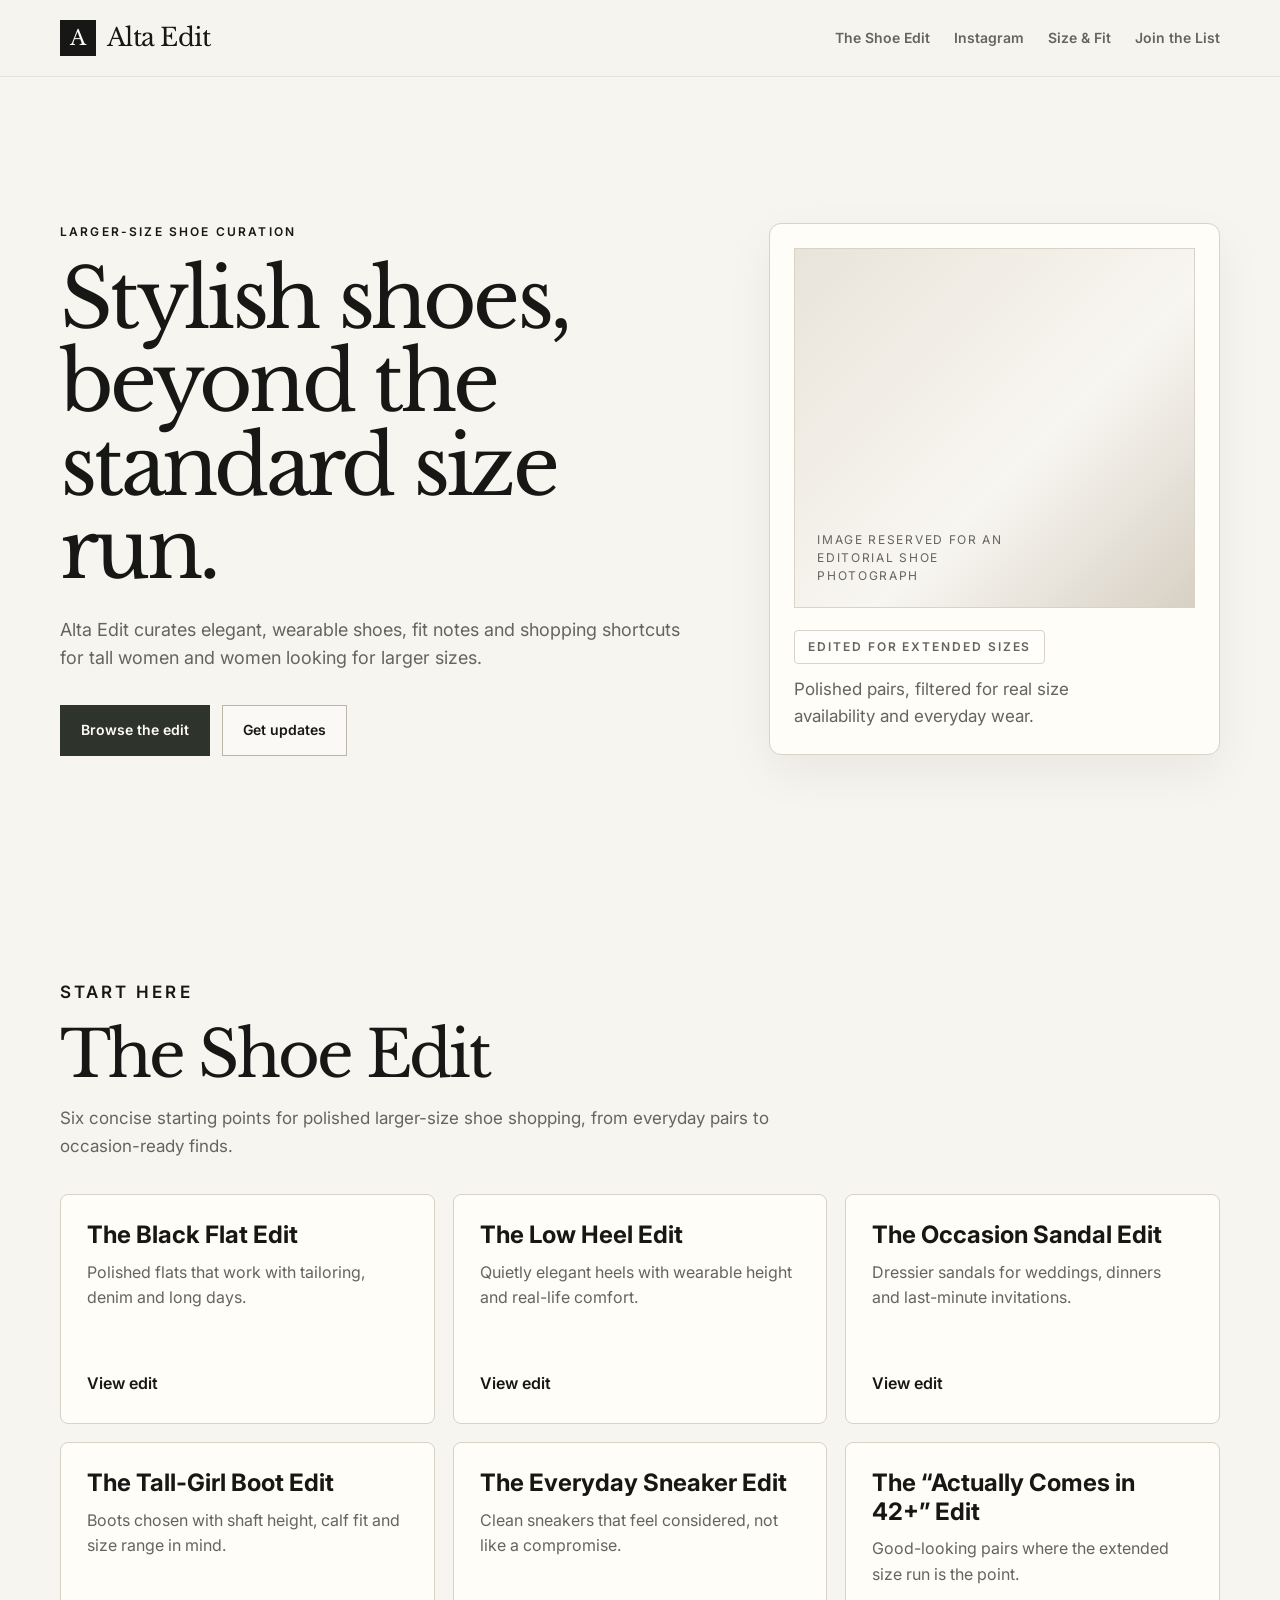
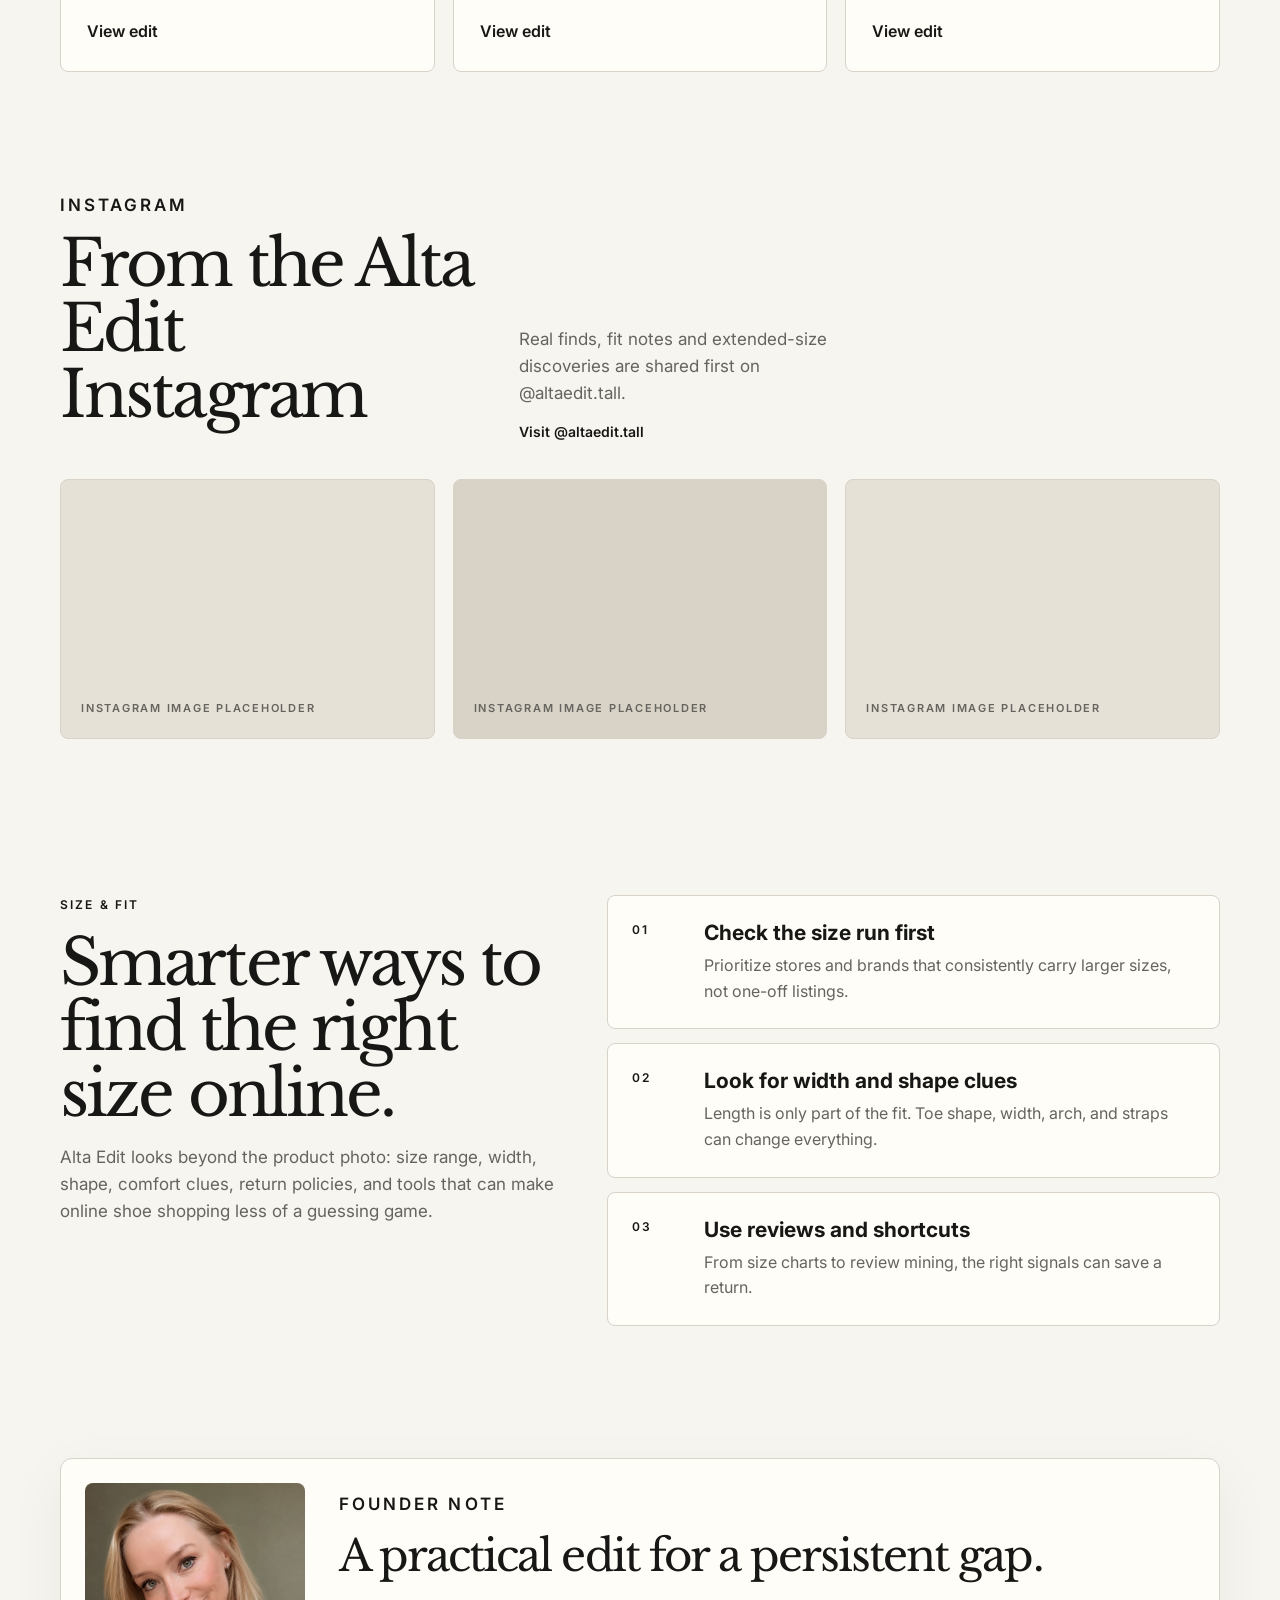
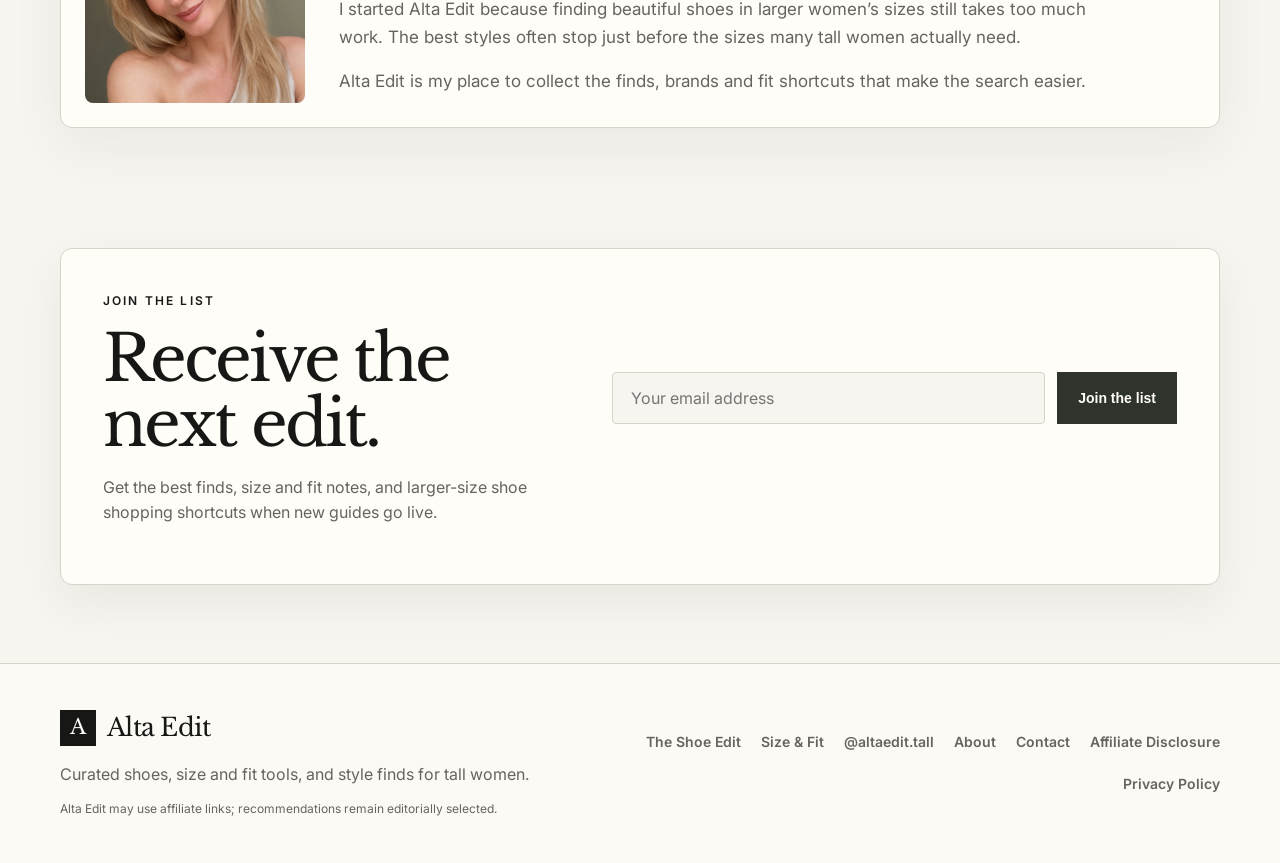
<file: index.html>
<!doctype html>
<html lang="en">
<head>
  <meta charset="utf-8" />
  <meta name="viewport" content="width=device-width, initial-scale=1" />
  <title>Alta Edit | Large Shoes & Style for Tall Women</title>
  <meta name="description" content="Alta Edit helps tall women find stylish women’s shoes in larger sizes, with curated finds, size and fit tools, and shopping shortcuts." />
  <meta name="keywords" content="large women’s shoes, tall women style, size 11 women shoes, size 12 women shoes, stylish shoes for tall women, women’s large shoe sizes" />
  <meta name="author" content="Alta Edit" />

  <meta property="og:title" content="Alta Edit | Large Shoes & Style for Tall Women" />
  <meta property="og:description" content="Curated shoes, size and fit tools, and style finds for tall women." />
  <meta property="og:type" content="website" />
  <meta property="og:url" content="https://altaedit.com" />
  <meta property="og:site_name" content="Alta Edit" />

  <link rel="preconnect" href="https://fonts.googleapis.com" />
  <link rel="preconnect" href="https://fonts.gstatic.com" crossorigin />
  <link href="https://fonts.googleapis.com/css2?family=Libre+Baskerville:wght@400;700&family=Inter:wght@400;500;600;700&display=swap" rel="stylesheet" />
  <link rel="stylesheet" href="styles.css" />
</head>

<body>
  <a class="skip-link" href="#main">Skip to content</a>

  <header class="site-header" data-header>
    <nav class="nav container" aria-label="Main navigation">
      <a href="#" class="brand" aria-label="Alta Edit home">
        <span class="brand-mark">A</span>
        <span>Alta Edit</span>
      </a>

      <button class="nav-toggle" type="button" aria-expanded="false" aria-controls="nav-menu" data-nav-toggle>
        <span class="sr-only">Open menu</span>
        <span></span>
        <span></span>
      </button>

      <div class="nav-menu" id="nav-menu" data-nav-menu>
        <a href="#shoe-edit">The Shoe Edit</a>
        <a href="#latest-instagram">Instagram</a>
        <a href="#size-fit">Size &amp; Fit</a>
        <a href="#newsletter">Join the List</a>
      </div>
    </nav>
  </header>

  <main id="main">
    <section class="hero section" aria-labelledby="hero-title">
      <div class="container hero-grid">
        <div class="hero-copy">
          <p class="eyebrow">Larger-size shoe curation</p>
          <h1 id="hero-title">Stylish shoes, beyond the standard size run.</h1>
          <p class="hero-text">
            Alta Edit curates elegant, wearable shoes, fit notes and shopping shortcuts for tall women and women looking for larger sizes.
          </p>

          <div class="hero-actions">
            <a class="button button-primary" href="#shoe-edit">Browse the edit</a>
            <a class="button button-secondary" href="#newsletter">Get updates</a>
          </div>
        </div>

        <article class="hero-card" aria-label="Alta Edit editorial preview">
          <div class="editorial-placeholder" aria-hidden="true">
            <span>Image reserved for an editorial shoe photograph</span>
          </div>

          <div class="hero-card-content">
            <p class="hero-card-label">Edited for extended sizes</p>
            <p>Polished pairs, filtered for real size availability and everyday wear.</p>
          </div>
        </article>
      </div>
    </section>

    <section class="section" id="shoe-edit" aria-labelledby="shoe-edit-title">
      <div class="container">
        <div class="section-header">
          <p class="eyebrow">Start here</p>
          <h2 id="shoe-edit-title">The Shoe Edit</h2>
          <p>
            Six concise starting points for polished larger-size shoe shopping, from everyday pairs to occasion-ready finds.
          </p>
        </div>

        <div class="category-grid">
          <article class="category-card">
            <h3>The Black Flat Edit</h3>
            <p>Polished flats that work with tailoring, denim and long days.</p>
            <a href="#latest-instagram" aria-label="View The Black Flat Edit">View edit</a>
          </article>

          <article class="category-card">
            <h3>The Low Heel Edit</h3>
            <p>Quietly elegant heels with wearable height and real-life comfort.</p>
            <a href="#latest-instagram" aria-label="View The Low Heel Edit">View edit</a>
          </article>

          <article class="category-card">
            <h3>The Occasion Sandal Edit</h3>
            <p>Dressier sandals for weddings, dinners and last-minute invitations.</p>
            <a href="#latest-instagram" aria-label="View The Occasion Sandal Edit">View edit</a>
          </article>

          <article class="category-card">
            <h3>The Tall-Girl Boot Edit</h3>
            <p>Boots chosen with shaft height, calf fit and size range in mind.</p>
            <a href="#latest-instagram" aria-label="View The Tall-Girl Boot Edit">View edit</a>
          </article>

          <article class="category-card">
            <h3>The Everyday Sneaker Edit</h3>
            <p>Clean sneakers that feel considered, not like a compromise.</p>
            <a href="#latest-instagram" aria-label="View The Everyday Sneaker Edit">View edit</a>
          </article>

          <article class="category-card">
            <h3>The “Actually Comes in 42+” Edit</h3>
            <p>Good-looking pairs where the extended size run is the point.</p>
            <a href="#latest-instagram" aria-label="View The Actually Comes in 42+ Edit">View edit</a>
          </article>
        </div>
      </div>
    </section>

    <section class="section instagram-section" id="latest-instagram" aria-labelledby="instagram-title">
      <div class="container">
        <div class="section-header section-header-split">
          <div>
            <p class="eyebrow">Instagram</p>
            <h2 id="instagram-title">From the Alta Edit Instagram</h2>
          </div>
          <div>
            <p>Real finds, fit notes and extended-size discoveries are shared first on @altaedit.tall.</p>
            <a class="text-link" href="https://www.instagram.com/altaedit.tall/" target="_blank" rel="noopener noreferrer">Visit @altaedit.tall</a>
          </div>
        </div>

        <div class="instagram-grid" aria-label="Instagram placeholder cards">
          <article class="instagram-card" aria-label="Instagram image placeholder">
            <span>Instagram image placeholder</span>
          </article>
          <article class="instagram-card instagram-card-muted" aria-label="Instagram image placeholder">
            <span>Instagram image placeholder</span>
          </article>
          <article class="instagram-card" aria-label="Instagram image placeholder">
            <span>Instagram image placeholder</span>
          </article>
        </div>
      </div>
    </section>

    <section class="section fit-section" id="size-fit" aria-labelledby="size-fit-title">
      <div class="container fit-grid">
        <div class="fit-panel">
          <p class="eyebrow">Size &amp; Fit</p>
          <h2 id="size-fit-title">Smarter ways to find the right size online.</h2>
          <p>
            Alta Edit looks beyond the product photo: size range, width, shape, comfort clues, return policies, and tools that can make online shoe shopping less of a guessing game.
          </p>
        </div>

        <div class="tips-list" aria-label="Size and fit topics">
          <div class="tip">
            <span>01</span>
            <div>
              <h3>Check the size run first</h3>
              <p>Prioritize stores and brands that consistently carry larger sizes, not one-off listings.</p>
            </div>
          </div>

          <div class="tip">
            <span>02</span>
            <div>
              <h3>Look for width and shape clues</h3>
              <p>Length is only part of the fit. Toe shape, width, arch, and straps can change everything.</p>
            </div>
          </div>

          <div class="tip">
            <span>03</span>
            <div>
              <h3>Use reviews and shortcuts</h3>
              <p>From size charts to review mining, the right signals can save a return.</p>
            </div>
          </div>
        </div>
      </div>
    </section>

    <section class="section founder-section" aria-labelledby="founder-title">
      <div class="container founder-card">
        <div class="founder-image-wrap">
          <img src="assets/founder.png" alt="Founder of Alta Edit" class="founder-image" />
        </div>
        <div class="founder-copy">
          <p class="eyebrow">Founder note</p>
          <h2 id="founder-title">A practical edit for a persistent gap.</h2>
          <p>
            I started Alta Edit because finding beautiful shoes in larger women’s sizes still takes too much work. The best styles often stop just before the sizes many tall women actually need.
          </p>
          <p>
            Alta Edit is my place to collect the finds, brands and fit shortcuts that make the search easier.
          </p>
        </div>
      </div>
    </section>

    <section class="section newsletter-section" id="newsletter">
      <div class="container newsletter-box">
        <div>
          <p class="eyebrow">Join the List</p>
          <h2>Receive the next edit.</h2>
          <p>
            Get the best finds, size and fit notes, and larger-size shoe shopping shortcuts when new guides go live.
          </p>
        </div>

        <form class="newsletter-form" data-newsletter-form>
          <label class="sr-only" for="email">Email address</label>
          <input id="email" name="email" type="email" placeholder="Your email address" autocomplete="email" required />
          <button class="button button-primary" type="submit">Join the list</button>
          <p class="form-message" data-form-message aria-live="polite"></p>
        </form>
      </div>
    </section>
  </main>

  <footer class="site-footer">
    <div class="container footer-grid">
      <div>
        <a href="#" class="brand footer-brand">
          <span class="brand-mark">A</span>
          <span>Alta Edit</span>
        </a>
        <p>Curated shoes, size and fit tools, and style finds for tall women.</p>
        <p class="affiliate-note">Alta Edit may use affiliate links; recommendations remain editorially selected.</p>
      </div>

      <div class="footer-links">
        <a href="#shoe-edit">The Shoe Edit</a>
        <a href="#size-fit">Size &amp; Fit</a>
        <a href="https://www.instagram.com/altaedit.tall/" target="_blank" rel="noopener noreferrer">@altaedit.tall</a>
        <a href="about.html">About</a>
        <a href="contact.html">Contact</a>
        <a href="affiliate-disclosure.html">Affiliate Disclosure</a>
        <a href="privacy-policy.html">Privacy Policy</a>
      </div>
    </div>
  </footer>

  <script type="application/ld+json">
  {
    "@context": "https://schema.org",
    "@type": "WebSite",
    "name": "Alta Edit",
    "url": "https://altaedit.com",
    "description": "Alta Edit helps tall women find stylish women’s shoes in larger sizes, with curated finds, size and fit tools, and shopping shortcuts.",
    "sameAs": ["https://www.instagram.com/altaedit.tall/"]
  }
  </script>
  <script src="script.js"></script>
</body>
</html>
</file>
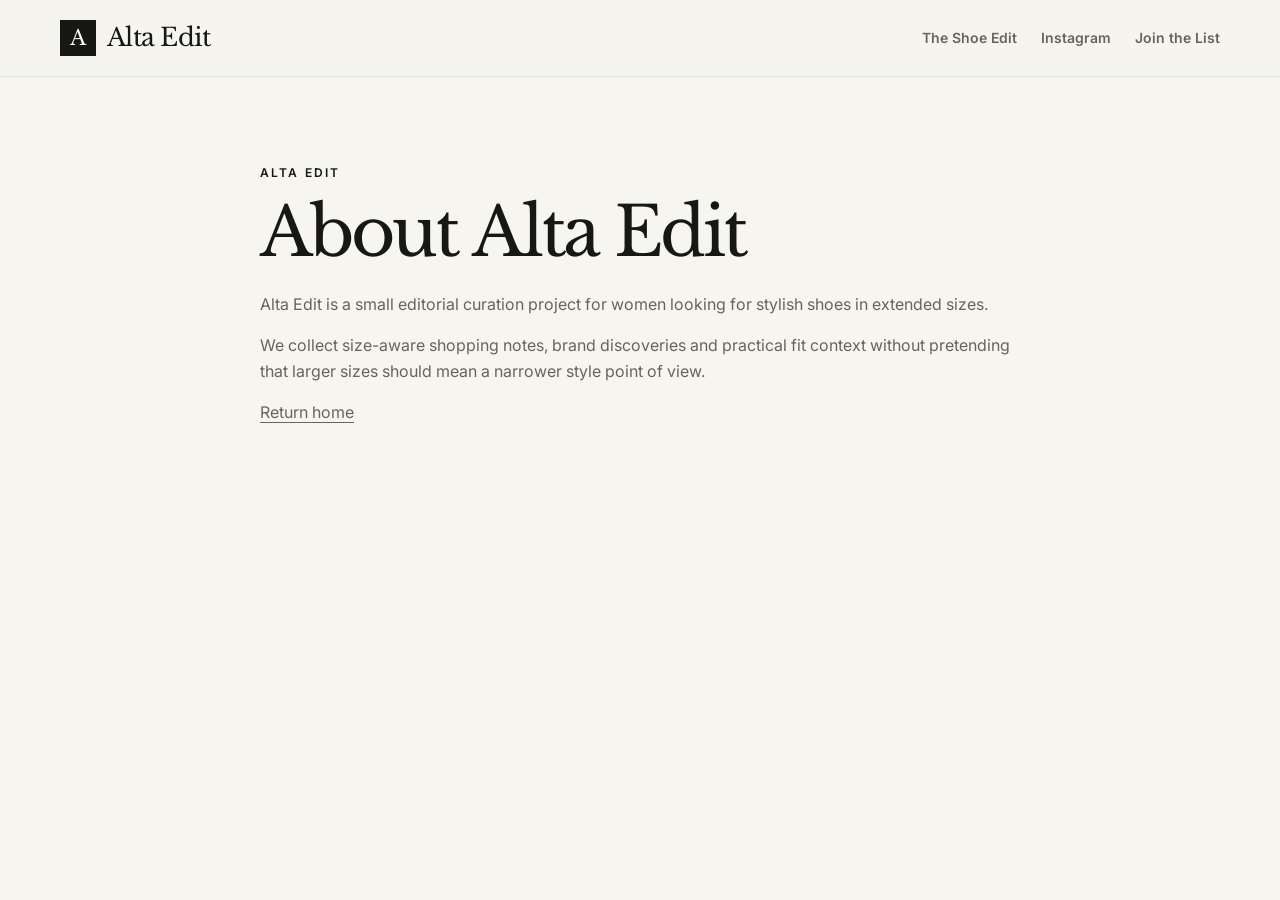
<file: about.html>
<!doctype html>
<html lang="en">
<head>
  <meta charset="utf-8" />
  <meta name="viewport" content="width=device-width, initial-scale=1" />
  <title>About Alta Edit | Alta Edit</title>
  <meta name="description" content="Alta Edit is a small editorial curation project for women looking for stylish shoes in extended sizes." />
  <link rel="preconnect" href="https://fonts.googleapis.com" />
  <link rel="preconnect" href="https://fonts.gstatic.com" crossorigin />
  <link href="https://fonts.googleapis.com/css2?family=Libre+Baskerville:wght@400;700&family=Inter:wght@400;500;600;700&display=swap" rel="stylesheet" />
  <link rel="stylesheet" href="styles.css" />
</head>
<body>
  <header class="site-header">
    <nav class="nav container" aria-label="Main navigation">
      <a href="index.html" class="brand" aria-label="Alta Edit home"><span class="brand-mark">A</span><span>Alta Edit</span></a>
      <div class="nav-menu"><a href="index.html#shoe-edit">The Shoe Edit</a><a href="index.html#latest-instagram">Instagram</a><a href="index.html#newsletter">Join the List</a></div>
    </nav>
  </header>
  <main class="policy-page">
    <div class="container policy-content">
      <p class="eyebrow">Alta Edit</p>
      <h1>About Alta Edit</h1>
      <p>Alta Edit is a small editorial curation project for women looking for stylish shoes in extended sizes.</p>
      <p>We collect size-aware shopping notes, brand discoveries and practical fit context without pretending that larger sizes should mean a narrower style point of view.</p>
      <p><a href="index.html">Return home</a></p>
    </div>
  </main>
</body>
</html>
</file>
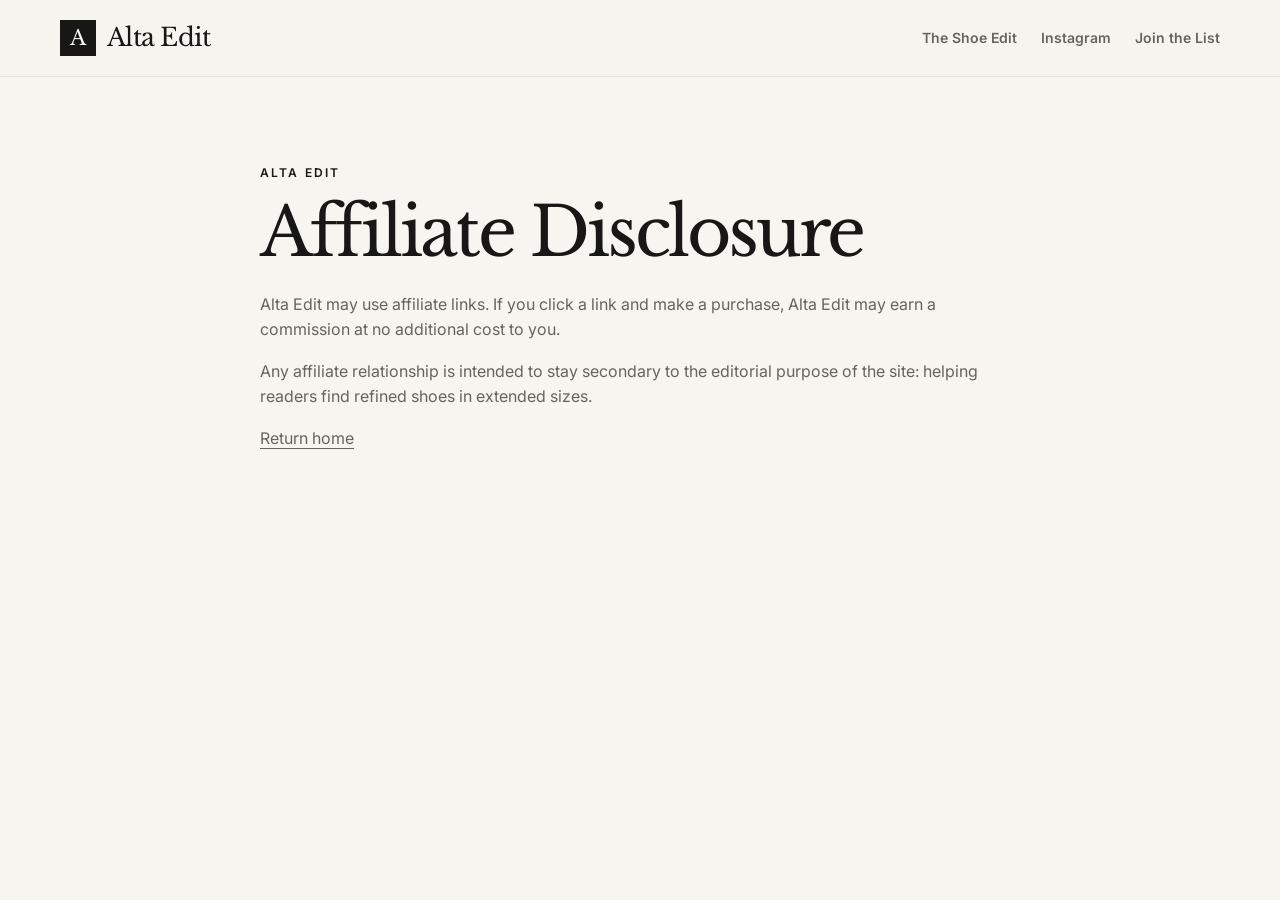
<file: affiliate-disclosure.html>
<!doctype html>
<html lang="en">
<head>
  <meta charset="utf-8" />
  <meta name="viewport" content="width=device-width, initial-scale=1" />
  <title>Affiliate Disclosure | Alta Edit</title>
  <meta name="description" content="Alta Edit may use affiliate links. If you click a link and make a purchase, Alta Edit may earn a commission at no additional cost to you." />
  <link rel="preconnect" href="https://fonts.googleapis.com" />
  <link rel="preconnect" href="https://fonts.gstatic.com" crossorigin />
  <link href="https://fonts.googleapis.com/css2?family=Libre+Baskerville:wght@400;700&family=Inter:wght@400;500;600;700&display=swap" rel="stylesheet" />
  <link rel="stylesheet" href="styles.css" />
</head>
<body>
  <header class="site-header">
    <nav class="nav container" aria-label="Main navigation">
      <a href="index.html" class="brand" aria-label="Alta Edit home"><span class="brand-mark">A</span><span>Alta Edit</span></a>
      <div class="nav-menu"><a href="index.html#shoe-edit">The Shoe Edit</a><a href="index.html#latest-instagram">Instagram</a><a href="index.html#newsletter">Join the List</a></div>
    </nav>
  </header>
  <main class="policy-page">
    <div class="container policy-content">
      <p class="eyebrow">Alta Edit</p>
      <h1>Affiliate Disclosure</h1>
      <p>Alta Edit may use affiliate links. If you click a link and make a purchase, Alta Edit may earn a commission at no additional cost to you.</p>
      <p>Any affiliate relationship is intended to stay secondary to the editorial purpose of the site: helping readers find refined shoes in extended sizes.</p>
      <p><a href="index.html">Return home</a></p>
    </div>
  </main>
</body>
</html>
</file>
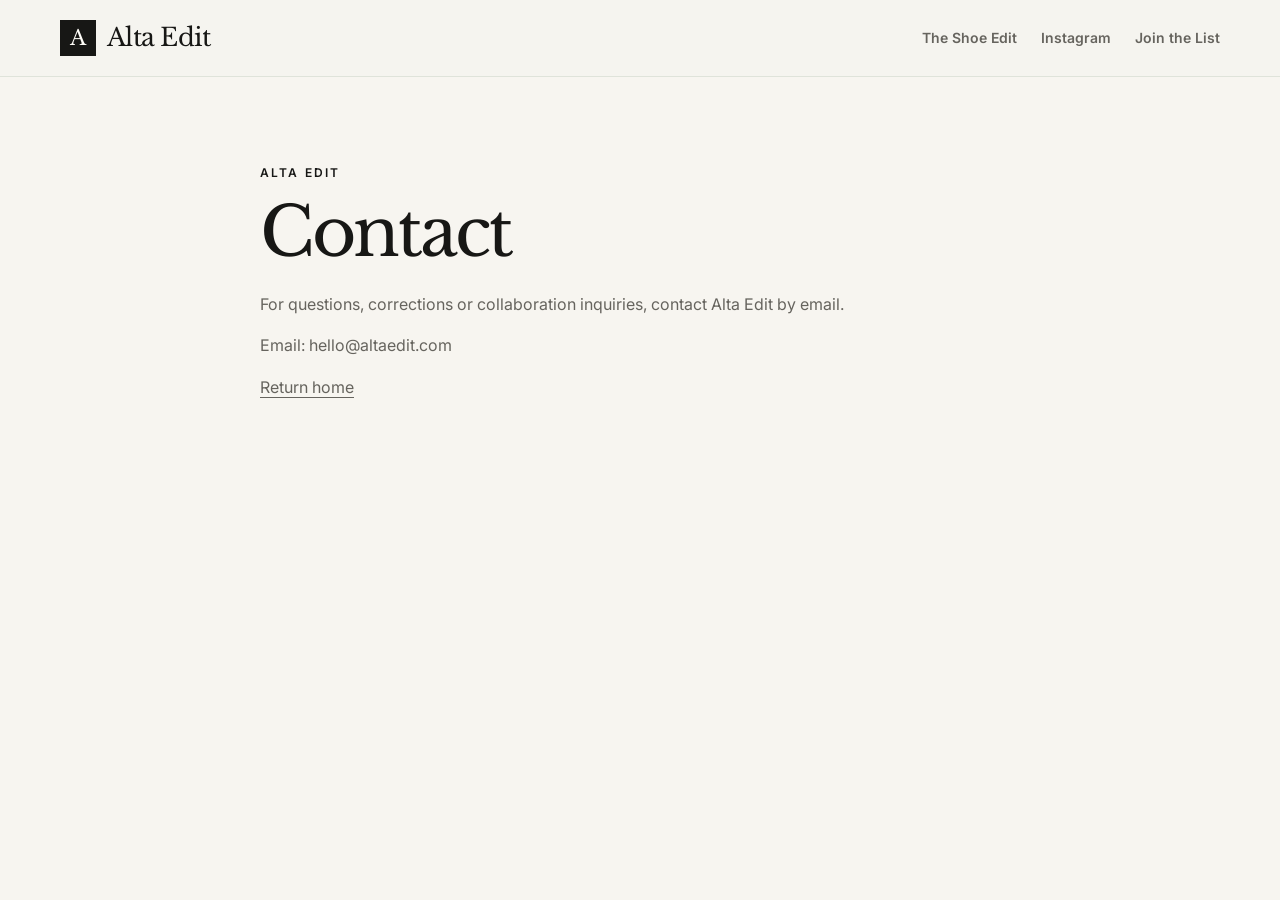
<file: contact.html>
<!doctype html>
<html lang="en">
<head>
  <meta charset="utf-8" />
  <meta name="viewport" content="width=device-width, initial-scale=1" />
  <title>Contact | Alta Edit</title>
  <meta name="description" content="For questions, corrections or collaboration inquiries, contact Alta Edit by email." />
  <link rel="preconnect" href="https://fonts.googleapis.com" />
  <link rel="preconnect" href="https://fonts.gstatic.com" crossorigin />
  <link href="https://fonts.googleapis.com/css2?family=Libre+Baskerville:wght@400;700&family=Inter:wght@400;500;600;700&display=swap" rel="stylesheet" />
  <link rel="stylesheet" href="styles.css" />
</head>
<body>
  <header class="site-header">
    <nav class="nav container" aria-label="Main navigation">
      <a href="index.html" class="brand" aria-label="Alta Edit home"><span class="brand-mark">A</span><span>Alta Edit</span></a>
      <div class="nav-menu"><a href="index.html#shoe-edit">The Shoe Edit</a><a href="index.html#latest-instagram">Instagram</a><a href="index.html#newsletter">Join the List</a></div>
    </nav>
  </header>
  <main class="policy-page">
    <div class="container policy-content">
      <p class="eyebrow">Alta Edit</p>
      <h1>Contact</h1>
      <p>For questions, corrections or collaboration inquiries, contact Alta Edit by email.</p>
      <p>Email: hello@altaedit.com</p>
      <p><a href="index.html">Return home</a></p>
    </div>
  </main>
</body>
</html>
</file>
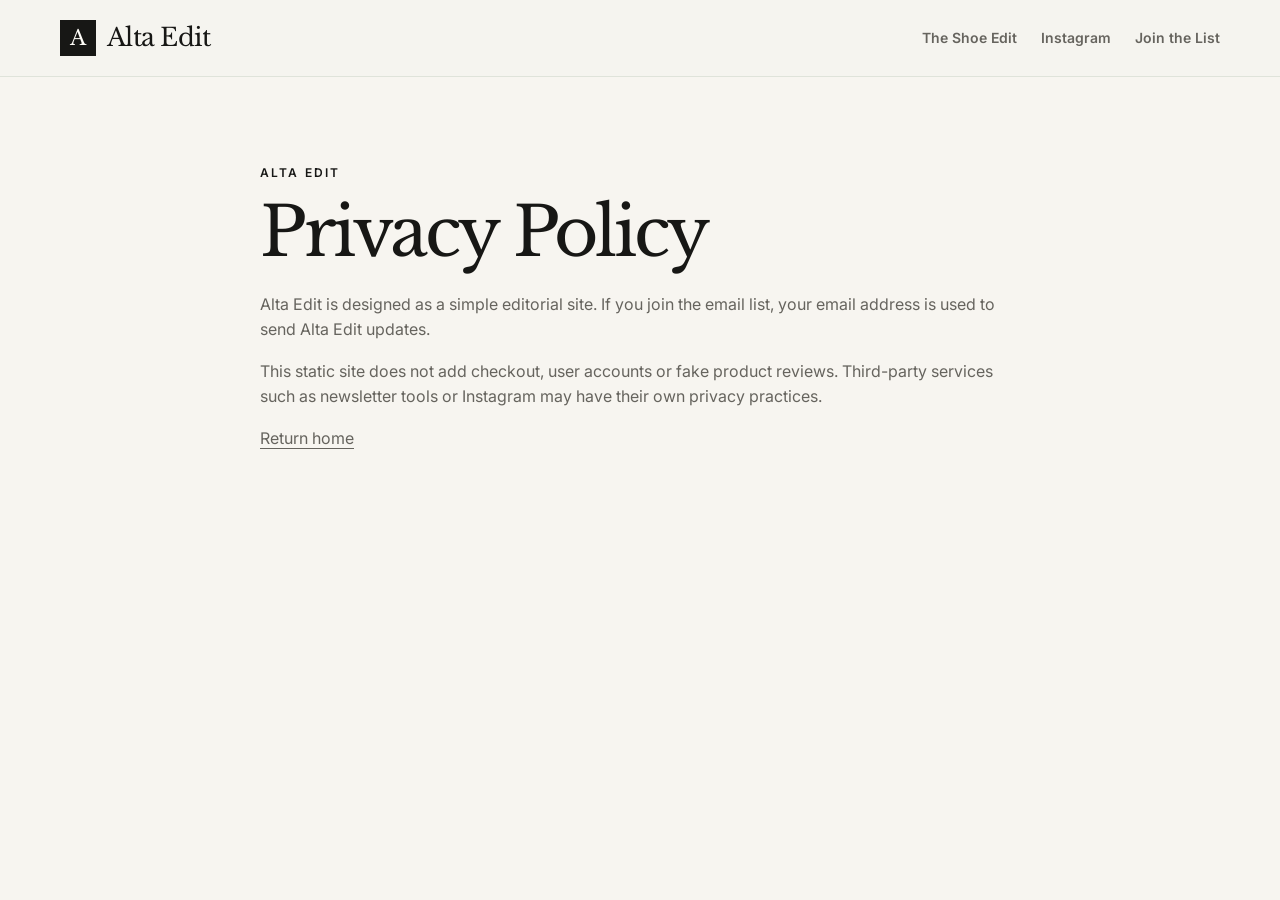
<file: privacy-policy.html>
<!doctype html>
<html lang="en">
<head>
  <meta charset="utf-8" />
  <meta name="viewport" content="width=device-width, initial-scale=1" />
  <title>Privacy Policy | Alta Edit</title>
  <meta name="description" content="Alta Edit is designed as a simple editorial site. If you join the email list, your email address is used to send Alta Edit updates." />
  <link rel="preconnect" href="https://fonts.googleapis.com" />
  <link rel="preconnect" href="https://fonts.gstatic.com" crossorigin />
  <link href="https://fonts.googleapis.com/css2?family=Libre+Baskerville:wght@400;700&family=Inter:wght@400;500;600;700&display=swap" rel="stylesheet" />
  <link rel="stylesheet" href="styles.css" />
</head>
<body>
  <header class="site-header">
    <nav class="nav container" aria-label="Main navigation">
      <a href="index.html" class="brand" aria-label="Alta Edit home"><span class="brand-mark">A</span><span>Alta Edit</span></a>
      <div class="nav-menu"><a href="index.html#shoe-edit">The Shoe Edit</a><a href="index.html#latest-instagram">Instagram</a><a href="index.html#newsletter">Join the List</a></div>
    </nav>
  </header>
  <main class="policy-page">
    <div class="container policy-content">
      <p class="eyebrow">Alta Edit</p>
      <h1>Privacy Policy</h1>
      <p>Alta Edit is designed as a simple editorial site. If you join the email list, your email address is used to send Alta Edit updates.</p>
      <p>This static site does not add checkout, user accounts or fake product reviews. Third-party services such as newsletter tools or Instagram may have their own privacy practices.</p>
      <p><a href="index.html">Return home</a></p>
    </div>
  </main>
</body>
</html>
</file>
<file: styles.css>
:root {
  --bg: #F7F5F0;
  --surface: #FFFDF8;
  --text: #171715;
  --muted: #66645E;
  --accent: #2E332C;
  --accent-dark: #171715;
  --soft: #E6E1D7;
  --border: #D8D2C7;
  --border-strong: #BDB5A8;
  --white: #FFFFFF;
  --shadow: 0 18px 48px rgba(23, 23, 21, 0.06);
  --radius-lg: 12px;
  --radius-md: 8px;
  --radius-sm: 4px;
  --container: 1160px;
  --font-heading: "Libre Baskerville", Georgia, serif;
  --font-body: "Inter", system-ui, -apple-system, BlinkMacSystemFont, "Segoe UI", sans-serif;
}

* {
  box-sizing: border-box;
}

html {
  scroll-behavior: smooth;
  scroll-padding-top: 96px;
}

body {
  margin: 0;
  overflow-x: hidden;
  background: var(--bg);
  color: var(--text);
  font-family: var(--font-body);
  font-size: 16px;
  line-height: 1.6;
}

body.menu-open {
  overflow: hidden;
}

img,
svg {
  max-width: 100%;
  height: auto;
}

a {
  color: inherit;
  text-decoration: none;
}

p,
h1,
h2,
h3 {
  margin-top: 0;
}

p {
  color: var(--muted);
}

.container {
  width: min(var(--container), calc(100% - 40px));
  margin-inline: auto;
}

.section {
  padding: 78px 0;
}

.skip-link {
  position: absolute;
  left: 16px;
  top: 16px;
  z-index: 100;
  transform: translateY(-160%);
  background: var(--text);
  color: var(--surface);
  padding: 10px 14px;
  border-radius: var(--radius-sm);
  font-weight: 700;
}

.skip-link:focus {
  transform: translateY(0);
}

.sr-only {
  position: absolute;
  width: 1px;
  height: 1px;
  padding: 0;
  margin: -1px;
  overflow: hidden;
  clip-path: inset(50%);
  white-space: nowrap;
  border: 0;
}

.site-header {
  position: sticky;
  top: 0;
  z-index: 50;
  background: rgba(245, 244, 239, 0.86);
  backdrop-filter: blur(18px);
  border-bottom: 1px solid rgba(218, 223, 213, 0.8);
  transition: box-shadow 180ms ease, background 180ms ease;
}

.site-header.is-scrolled {
  background: rgba(255, 254, 251, 0.92);
  box-shadow: 0 12px 40px rgba(32, 35, 31, 0.07);
}

.nav {
  min-height: 76px;
  display: flex;
  align-items: center;
  justify-content: space-between;
  gap: 24px;
}

.brand {
  display: inline-flex;
  align-items: center;
  gap: 11px;
  font-family: var(--font-heading);
  font-size: 25px;
  font-weight: 400;
  letter-spacing: -0.03em;
}

.brand-mark {
  display: inline-grid;
  place-items: center;
  width: 36px;
  height: 36px;
  border-radius: 0;
  background: var(--text);
  color: var(--surface);
  font-family: var(--font-heading);
  font-size: 21px;
  line-height: 1;
}

.nav-menu {
  display: flex;
  align-items: center;
  gap: 24px;
  color: var(--muted);
  font-size: 14px;
  font-weight: 600;
}

.nav-menu a {
  transition: color 180ms ease;
}

.nav-menu a:hover,
.nav-menu a:focus-visible {
  color: var(--text);
}

.nav-toggle {
  display: none;
  width: 44px;
  height: 44px;
  border: 1px solid var(--border);
  border-radius: var(--radius-sm);
  background: var(--surface);
  padding: 0;
  cursor: pointer;
}

.nav-toggle span:not(.sr-only) {
  display: block;
  width: 18px;
  height: 2px;
  margin: 5px auto;
  background: var(--text);
  border-radius: var(--radius-sm);
  transition: transform 180ms ease, opacity 180ms ease;
}

.nav-toggle[aria-expanded="true"] span:nth-child(2) {
  transform: translateY(3.5px) rotate(45deg);
}

.nav-toggle[aria-expanded="true"] span:nth-child(3) {
  transform: translateY(-3.5px) rotate(-45deg);
}

.hero {
  min-height: calc(100svh - 76px);
  display: grid;
  align-items: center;
  padding-top: 72px;
  padding-bottom: 72px;
}

.hero-grid {
  display: grid;
  grid-template-columns: minmax(0, 1.04fr) minmax(320px, 0.74fr);
  align-items: center;
  gap: clamp(34px, 6vw, 76px);
}

.eyebrow {
  margin-bottom: 16px;
  color: var(--accent-dark);
  font-size: 12px;
  font-weight: 600;
  letter-spacing: 0.18em;
  text-transform: uppercase;
}

h1,
h2 {
  font-family: var(--font-heading);
  font-weight: 400;
  letter-spacing: -0.045em;
  line-height: 1.02;
  color: var(--text);
}

h1 {
  max-width: 780px;
  font-size: clamp(48px, 6.4vw, 86px);
  margin-bottom: 24px;
}

h2 {
  font-size: clamp(40px, 5vw, 66px);
  margin-bottom: 18px;
}

h3 {
  color: var(--text);
  font-size: 21px;
  line-height: 1.2;
  margin-bottom: 10px;
}

.hero-text {
  max-width: 650px;
  font-size: 18px;
}

.hero-actions,
.actions {
  display: flex;
  align-items: center;
  gap: 12px;
  flex-wrap: wrap;
  margin-top: 32px;
}

.button {
  display: inline-flex;
  min-height: 48px;
  align-items: center;
  justify-content: center;
  border-radius: 0;
  padding: 13px 20px;
  font-size: 14px;
  font-weight: 600;
  border: 1px solid transparent;
  transition: transform 180ms ease, box-shadow 180ms ease, background 180ms ease;
}

.button:hover,
.button:focus-visible {
  transform: translateY(-2px);
}

.button-primary {
  background: var(--accent);
  color: var(--surface);
  box-shadow: none;
}

.button-primary:hover,
.button-primary:focus-visible {
  background: var(--accent-dark);
}

.button-secondary {
  color: var(--text);
  border-color: var(--border-strong);
  background: rgba(255, 254, 251, 0.55);
}

.hero-card {
  background: var(--surface);
  border: 1px solid var(--border);
  border-radius: var(--radius-lg);
  box-shadow: var(--shadow);
  padding: 24px;
  min-height: 520px;
  display: grid;
  grid-template-rows: 1fr auto;
  gap: 22px;
  overflow: hidden;
  position: relative;
}

.hero-card::before {
  content: "";
  position: absolute;
  inset: 0;
  border-radius: 0;
  background: transparent;
  z-index: 0;
}

.hero-card > * {
  position: relative;
  z-index: 1;
}

.hero-card-top {
  display: flex;
  justify-content: space-between;
  align-items: center;
  gap: 12px;
}

.hero-card-label {
  display: inline-flex;
  align-items: center;
  min-height: 34px;
  border: 1px solid var(--border);
  border-radius: var(--radius-sm);
  background: rgba(255, 254, 251, 0.78);
  color: var(--muted);
  font-size: 12px;
  font-weight: 600;
  letter-spacing: 0.16em;
  line-height: 1;
  padding: 0 13px;
  text-transform: uppercase;
}


.editorial-placeholder {
  display: grid;
  place-items: end start;
  min-height: 360px;
  padding: 22px;
  border: 1px solid var(--border);
  background: linear-gradient(135deg, #E9E4DA 0%, #F8F6F1 58%, #D7D0C4 100%);
}

.editorial-placeholder span {
  max-width: 210px;
  color: var(--muted);
  font-size: 12px;
  letter-spacing: 0.14em;
  line-height: 1.5;
  text-transform: uppercase;
}

.hero-card-content {
  max-width: 360px;
}

.hero-card-content p:last-child {
  margin-bottom: 0;
  color: var(--muted);
  font-size: 17px;
}

.fit-grid,
.newsletter-box,
.footer-grid {
  display: grid;
  grid-template-columns: 0.9fr 1.1fr;
  gap: 46px;
  align-items: start;
}

.instagram-section {
  padding-top: 42px;
}

.section-header-split {
  max-width: none;
  display: grid;
  grid-template-columns: 0.95fr minmax(280px, 0.72fr);
  gap: 36px;
  align-items: end;
}

.section-header-split p {
  margin-bottom: 12px;
}

.text-link {
  color: var(--accent-dark);
  font-size: 14px;
  font-weight: 600;
}

.instagram-grid {
  display: grid;
  grid-template-columns: repeat(3, 1fr);
  gap: 18px;
}

.instagram-card {
  min-height: 260px;
  display: grid;
  place-items: end start;
  padding: 20px;
  border: 1px solid var(--border);
  border-radius: var(--radius-md);
  background: #E6E1D7;
}

.instagram-card-muted {
  background: #D8D2C7;
}

.instagram-card span {
  color: var(--muted);
  font-size: 11px;
  font-weight: 600;
  letter-spacing: 0.16em;
  text-transform: uppercase;
}

.founder-section {
  padding-top: 54px;
}

.founder-card {
  display: grid;
  grid-template-columns: 220px 1fr;
  gap: 34px;
  align-items: center;
  padding: 24px;
  border: 1px solid var(--border);
  border-radius: var(--radius-lg);
  background: var(--surface);
  box-shadow: 0 18px 55px rgba(32, 35, 31, 0.06);
}

.founder-image-wrap {
  aspect-ratio: 1;
  border-radius: var(--radius-md);
  overflow: hidden;
  background: var(--soft);
}

.founder-image {
  display: block;
  width: 100%;
  height: 100%;
  object-fit: cover;
}

.founder-copy {
  max-width: 760px;
}

.founder-copy h2 {
  font-size: clamp(32px, 3.4vw, 48px);
}

.founder-copy p {
  font-size: 17px;
}

.founder-copy p:last-child {
  margin-bottom: 0;
}

.section-header {
  max-width: 780px;
  margin-bottom: 34px;
}

.section-header p {
  font-size: 17px;
}

.category-grid {
  display: grid;
  grid-template-columns: repeat(3, 1fr);
  gap: 18px;
}

.category-card {
  min-height: 230px;
  display: flex;
  flex-direction: column;
  padding: 26px;
  background: var(--surface);
  border: 1px solid var(--border);
  border-radius: var(--radius-md);
  box-shadow: none;
}

.tip span {
  color: var(--accent-dark);
  font-size: 12px;
  font-weight: 600;
  letter-spacing: 0.16em;
  text-transform: uppercase;
}

.category-card h3 {
  margin-top: 0;
  font-size: 24px;
}

.category-card a {
  width: fit-content;
  margin-top: auto;
  color: var(--accent-dark);
  font-weight: 600;
}

.fit-section {
  background: transparent;
}

.fit-panel {
  position: sticky;
  top: 116px;
}

.fit-panel p:last-child {
  font-size: 17px;
}

.tips-list {
  display: grid;
  gap: 14px;
}

.tip {
  display: grid;
  grid-template-columns: 54px 1fr;
  gap: 18px;
  align-items: start;
  background: var(--surface);
  border: 1px solid var(--border);
  border-radius: var(--radius-md);
  padding: 24px;
}

.tip h3 {
  margin-bottom: 8px;
}

.tip p {
  margin-bottom: 0;
}

.newsletter-section {
  padding-top: 42px;
}

.newsletter-box {
  background: var(--surface);
  border: 1px solid var(--border);
  border-radius: var(--radius-lg);
  box-shadow: var(--shadow);
  padding: 42px;
  align-items: center;
}

.newsletter-form {
  display: grid;
  grid-template-columns: 1fr auto;
  gap: 12px;
}

.newsletter-form input {
  width: 100%;
  min-height: 52px;
  border: 1px solid var(--border);
  border-radius: var(--radius-sm);
  background: var(--bg);
  color: var(--text);
  font: inherit;
  padding: 0 18px;
  outline: none;
}

.newsletter-form input:focus {
  border-color: var(--accent);
  box-shadow: 0 0 0 4px rgba(127, 139, 118, 0.16);
}

.form-message {
  grid-column: 1 / -1;
  min-height: 24px;
  margin: 0;
  font-size: 14px;
}

.site-footer {
  padding: 44px 0;
  border-top: 1px solid var(--border);
  background: rgba(255, 254, 251, 0.45);
}

.footer-grid {
  align-items: center;
}

.footer-brand {
  margin-bottom: 14px;
}

.site-footer p {
  margin-bottom: 0;
}

.footer-links {
  display: flex;
  justify-content: flex-end;
  gap: 20px;
  flex-wrap: wrap;
  color: var(--muted);
  font-size: 14px;
  font-weight: 600;
}

.footer-links a:hover {
  color: var(--text);
}

@media (max-width: 900px) {
  .section {
    padding: 64px 0;
  }

  .nav-toggle {
    display: block;
    position: relative;
    z-index: 60;
  }

  .nav-menu {
    position: fixed;
    inset: 76px 20px auto 20px;
    display: grid;
    gap: 0;
    padding: 14px;
    background: var(--surface);
    border: 1px solid var(--border);
    border-radius: var(--radius-md);
    box-shadow: var(--shadow);
    opacity: 0;
    visibility: hidden;
    transform: translateY(-10px);
    transition: opacity 180ms ease, visibility 180ms ease, transform 180ms ease;
  }

  .nav-menu.is-open {
    opacity: 1;
    visibility: visible;
    transform: translateY(0);
  }

  .nav-menu a {
    padding: 14px 12px;
    border-radius: 14px;
  }

  .nav-menu a:hover {
    background: var(--soft);
  }

  .hero {
    min-height: auto;
    padding-top: 56px;
    padding-bottom: 42px;
  }

  .hero-grid,
  .section-header-split,
  .fit-grid,
  .newsletter-box,
  .footer-grid,
  .founder-card {
    grid-template-columns: 1fr;
  }

  .hero-card {
    min-height: auto;
    grid-template-rows: 1fr auto;
  }

  .hero-card-content {
    max-width: none;
  }

  .founder-image-wrap {
    max-width: 320px;
  }

  .category-grid,
  .instagram-grid {
    grid-template-columns: 1fr;
  }

  .fit-panel {
    position: static;
  }

  .newsletter-form {
    grid-template-columns: 1fr;
  }

  .footer-links {
    justify-content: flex-start;
  }
}

@media (max-width: 560px) {
  .container {
    width: min(var(--container), calc(100% - 28px));
  }

  .section {
    padding: 54px 0;
  }

  .nav {
    min-height: 68px;
  }

  .brand {
    font-size: 23px;
  }

  h1 {
    font-size: clamp(42px, 13vw, 54px);
  }

  h2 {
    font-size: 42px;
  }

  .hero-actions,
  .actions {
    align-items: stretch;
    flex-direction: column;
  }

  .hero-card {
    gap: 18px;
    padding: 20px;
  }

  .hero-card-top {
    align-items: flex-start;
    flex-direction: column;
  }

  .button {
    width: 100%;
  }

  .newsletter-box,
  .founder-card {
    padding: 26px;
  }

  .category-card {
    min-height: auto;
  }

  .instagram-card {
    min-height: 190px;
  }

  .tip {
    grid-template-columns: 1fr;
  }
}

.affiliate-note {
  margin-top: 12px;
  font-size: 12px;
}

.policy-page {
  padding: 86px 0;
}

.policy-content {
  max-width: 760px;
}

.policy-content h1 {
  font-size: clamp(42px, 6vw, 68px);
}

.policy-content h2 {
  margin-top: 40px;
  font-size: clamp(28px, 3.5vw, 38px);
}

.policy-content a {
  border-bottom: 1px solid currentColor;
}
</file>
